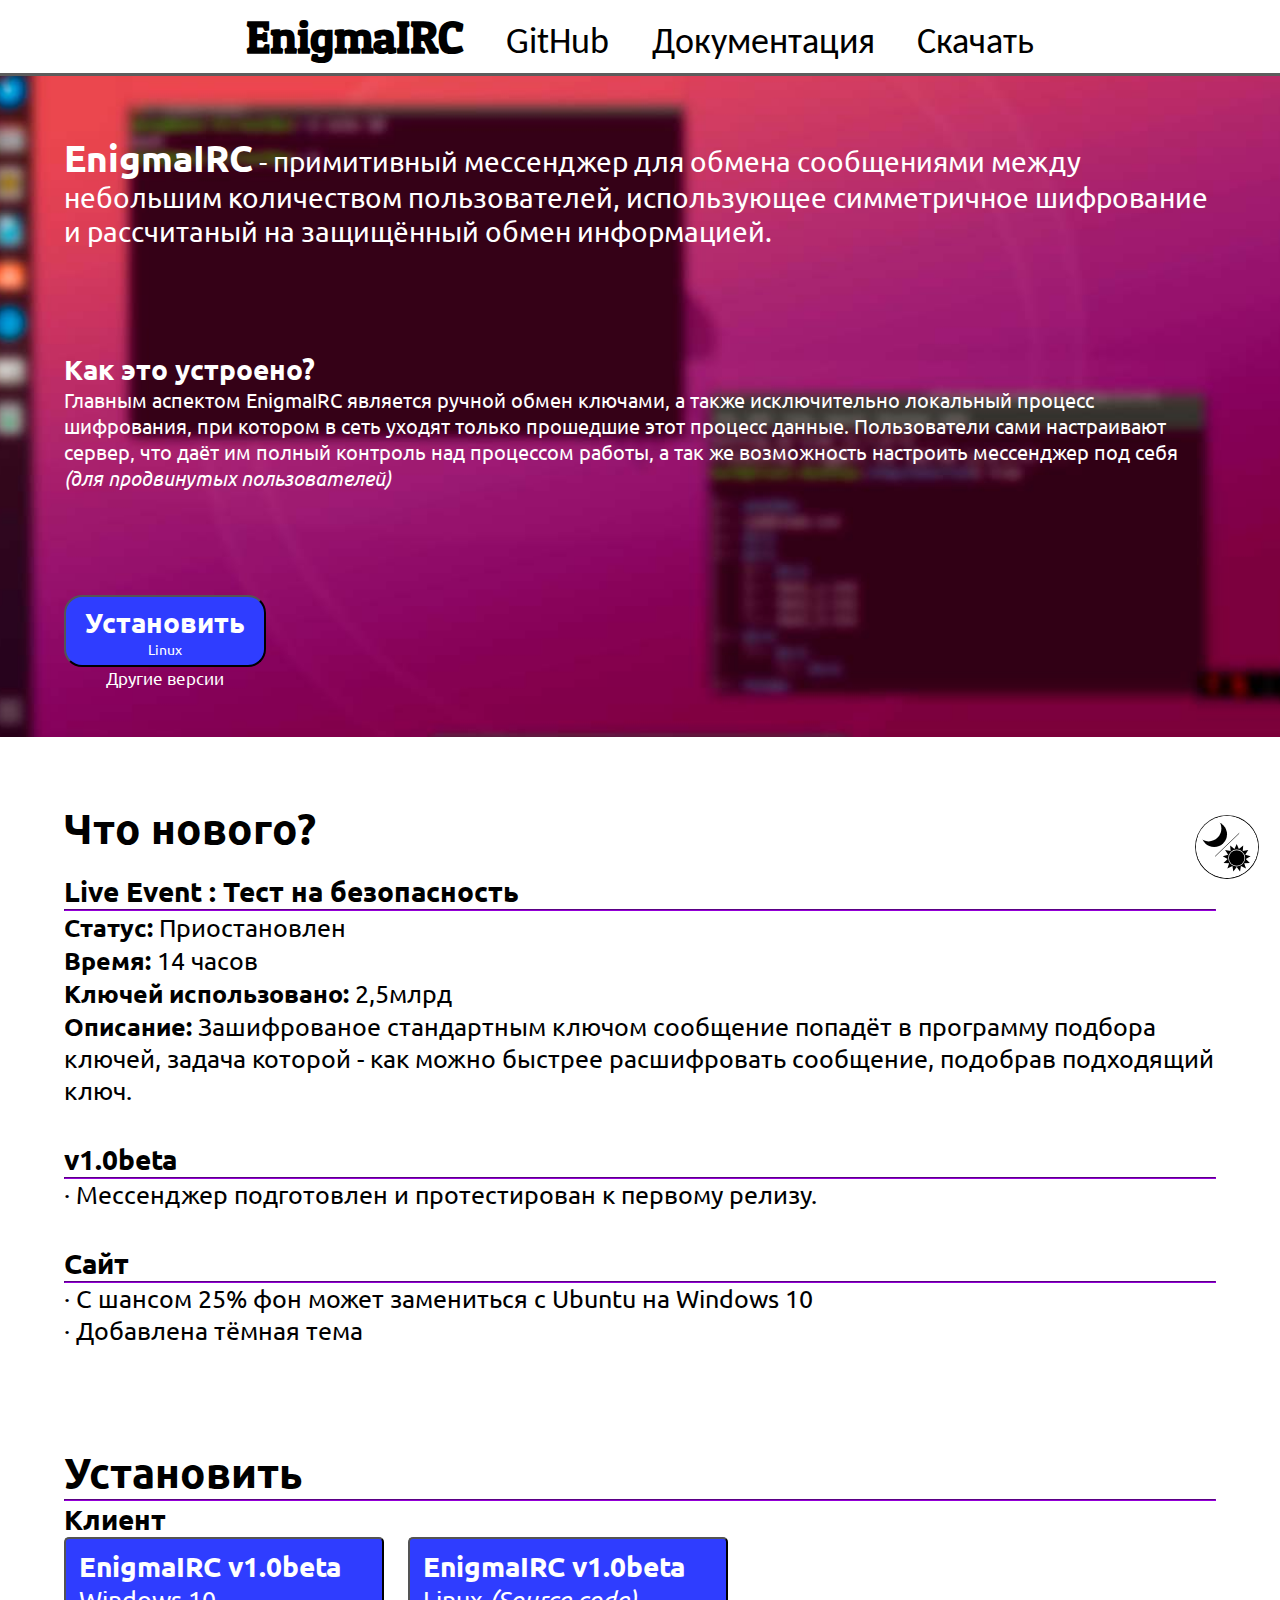
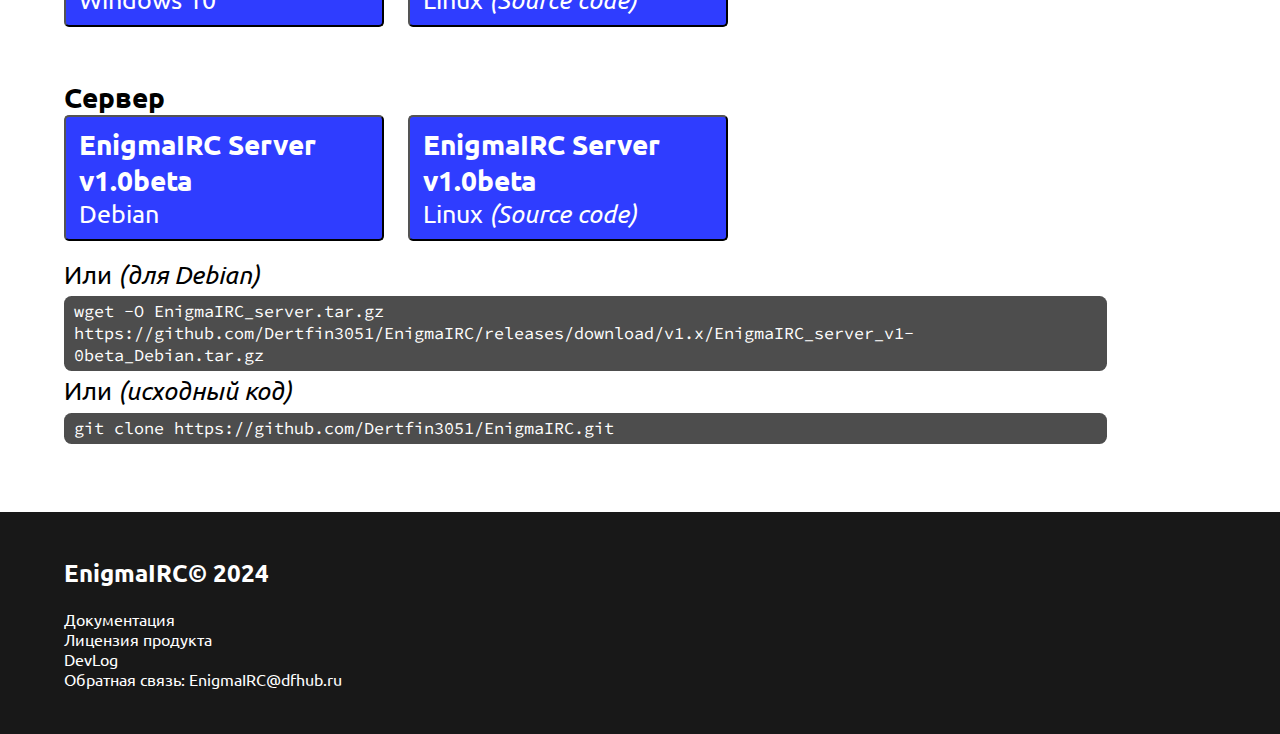
<file: index.html>
<!DOCTYPE html>
<html lang="en">
<head>
    <meta charset="UTF-8">
    <meta name="viewport" content="width=device-width, initial-scale=1.0">
    <meta name="keywords" content="enigma, enigmairc, enigma chat, enigmairc chat, EnigmaIRC, ЭнигмаИРЦ, Энигма чат">
    <meta name="description" content="EnigmaIRC - защищённый чат с симметричным шифрованием">
    <link rel="stylesheet" href="css/style.css" id="main_theme">
    <link rel="stylesheet" href="css/font.css">
    <link rel="stylesheet" href="css/scroll.css">

    <link rel="shortcut icon" href="icons/white-site-icon.ico" />
    <link rel="favicon" href="icons/white-site-icon.ico" />

    <title>EnigmaIRC</title>
</head>
<body style="overflow-x:hidden;" onload="checkAuto();">
    <script src="js/theme.js"></script>
    <script src="js/download.js"></script>
    <script src="js/maintenance.js"></script>
    <header>

        <a class="logo"><h1>EnigmaIRC</h1></a>
        <nav>
            <ul class="nav">
                <li><a href="https://github.com/Dertfin3051/EnigmaIRC" target="_blank" title="Переход на репозиторий проекта в GitHub">GitHub</a></li>
                <li><a href="https://github.com/Dertfin3051/EnigmaIRC/blob/master/README.md">Документация</a></li>
                <li><a href="#download_title">Скачать</a></li>
            </ul> 
        </nav>
            
    </header>
    <main>
    <div class="container" id="container-1">
        <article>
            <p class="b1"><b>EnigmaIRC</b></p> - примитивный мессенджер для обмена сообщениями между небольшим количеством пользователей, использующее симметричное шифрование и рассчитаный на защищённый обмен информацией.
        </article>
        
        <br><br><br>
        <article>
        <b>Как это устроено?</b><br>
        <p class="b2">
            Главным аспектом EnigmaIRC является ручной обмен ключами, а также исключительно локальный процесс шифрования, при котором в сеть уходят только прошедшие этот процесс данные.
Пользователи сами настраивают сервер, что даёт им полный контроль над процессом работы, а так же возможность настроить мессенджер под себя <i>(для продвинутых пользователей)</i>
    </p>
        </article>
        <br><br><br>
        <div class="auto-download-box">
            <button class="auto-download" id="auto-download" onclick="dAuto();">
                <b>Установить</b><br>
                <p class="small-btn-text" id="small-btn-text">a</p>
            </button>
            
            <br>
            <a href="#download_title">
                <p class="other-versions-text">Другие версии</p>
            </a>
        </div>
    </div>
    <script src="js/random_bg.js"></script>
    <div class="container" id="container-2">
        <h2 class="what-new">Что нового?</h2>

        <h3>Live Event : Тест на безопасность</h3>
        <hr>
        <p title="Тестирование проходит с перерывами. В среднем тестирование проходит 4 часа/день"><b>Статус: </b>Приостановлен</p>
        <p title="50'855 секунд. Время, затраченное на перебор ключей шифрования."><b>Время: </b>14 часов</p>
        <p title="2'552'024'880 ключей использовано"><b>Ключей использовано: </b>2,5млрд</p>
        <p><b>Описание: </b>Зашифрованое стандартным ключом сообщение попадёт в программу подбора ключей, задача которой - как можно быстрее расшифровать сообщение, подобрав подходящий ключ.</p>
        <br>

        <h3>v1.0beta</h3>
        <hr>
        <p>· Мессенджер подготовлен и протестирован к первому релизу.</p>
        <br>

        <h3>Сайт</h3>
        <hr>
        <p>· С шансом 25% фон может замениться с Ubuntu на Windows 10</p>
        <p>· Добавлена тёмная тема</p><br>
    </div>
    </main>
    <div class="container" id="container-3">
        <h2 id="download_title">Установить</h2>
        <hr>
        <h3>Клиент</h3>
        <button class="download_button" onclick="dWindows();">
            <b>EnigmaIRC v1.0beta</b>
            <p class="small-btn-text">Windows 10</p>
        </button>
        <button class="download_button" onclick="dLinux();">
            <b>EnigmaIRC v1.0beta</b>
            <p class="small-btn-text">Linux <i>(Source code)</i></p>
        </button>
        <br>
        <br>
        <h3>Сервер</h3>
        <button class="download_button" onclick="dServerDebian();">
            <b>EnigmaIRC Server v1.0beta</b>
            <p class="small-btn-text">Debian</p>
        </button>
        <button class="download_button" onclick="dServerSource();">
            <b>EnigmaIRC Server v1.0beta</b>
            <p class="small-btn-text">Linux <i>(Source code)</i></p>
        </button>
        <p>Или <i>(для Debian)</i></p>
        <p class="code">wget -O EnigmaIRC_server.tar.gz https://github.com/Dertfin3051/EnigmaIRC/releases/download/v1.x/EnigmaIRC_server_v1-0beta_Debian.tar.gz</p>
        <p>Или <i>(исходный код)</i></p>
        <p class="code">git clone https://github.com/Dertfin3051/EnigmaIRC.git</p>
    </div>
    <footer>
        <h2>EnigmaIRC© 2024</h2><br>
        <a href="https://github.com/Dertfin3051/EnigmaIRC/blob/master/README.md"><p>Документация</p></a>
        <a href="https://github.com/Dertfin3051/EnigmaIRC/blob/master/LICENSE.md"><p>Лицензия продукта</p></a>
        <a href="devlog.html"><p>DevLog</p></a>
        <p>Обратная связь: EnigmaIRC@dfhub.ru</p>
        
    </footer>

    <a onclick="switchTheme()"><div class="theme-switch"></div></a>

    
    
</body>
</html>
</file>
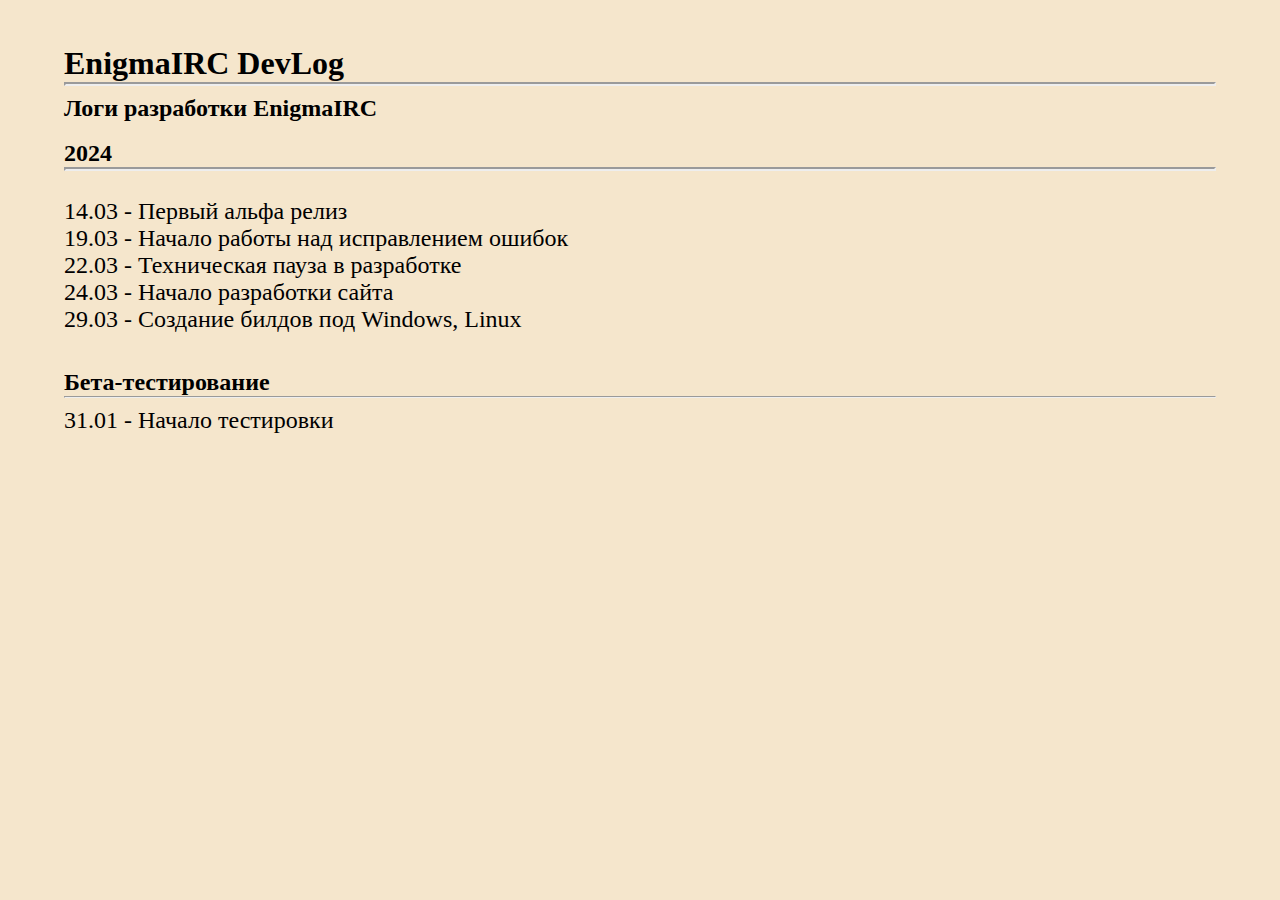
<file: devlog.html>
<!DOCTYPE html>
<html lang="en">
<head>
    <meta charset="UTF-8">
    <meta name="viewport" content="width=device-width, initial-scale=1.0">
    <title>EnigmaIRC DevLog</title>
    <meta name="description" content="Логи разработки EnigmaIRC">
    <meta name="keywords" content="enigma, enigmairc, enigma chat, enigmairc chat, EnigmaIRC, ЭнигмаИРЦ, Энигма чат, devlog, девлог">
    <link rel="stylesheet" href="css/devlog.css">
</head>
<body>
    <h1>EnigmaIRC DevLog</h1>
    <hr class="bold_hr">
    <h2>Логи разработки EnigmaIRC</h2>
    <br>
    <h2>2024</h2>
    <hr class="bold_hr">
    <br>
    <p>
        14.03 - Первый альфа релиз<br>
        19.03 - Начало работы над исправлением ошибок<br>
        22.03 - Техническая пауза в разработке<br>
        24.03 - Начало разработки сайта<br>
        29.03 - Создание билдов под Windows, Linux<br>
    </p>
    <br><br>
    <h2>Бета-тестирование</h2>
    <hr>
    <p>
        31.01 - Начало тестировки
    </p>
    
</body>
</html>
</file>
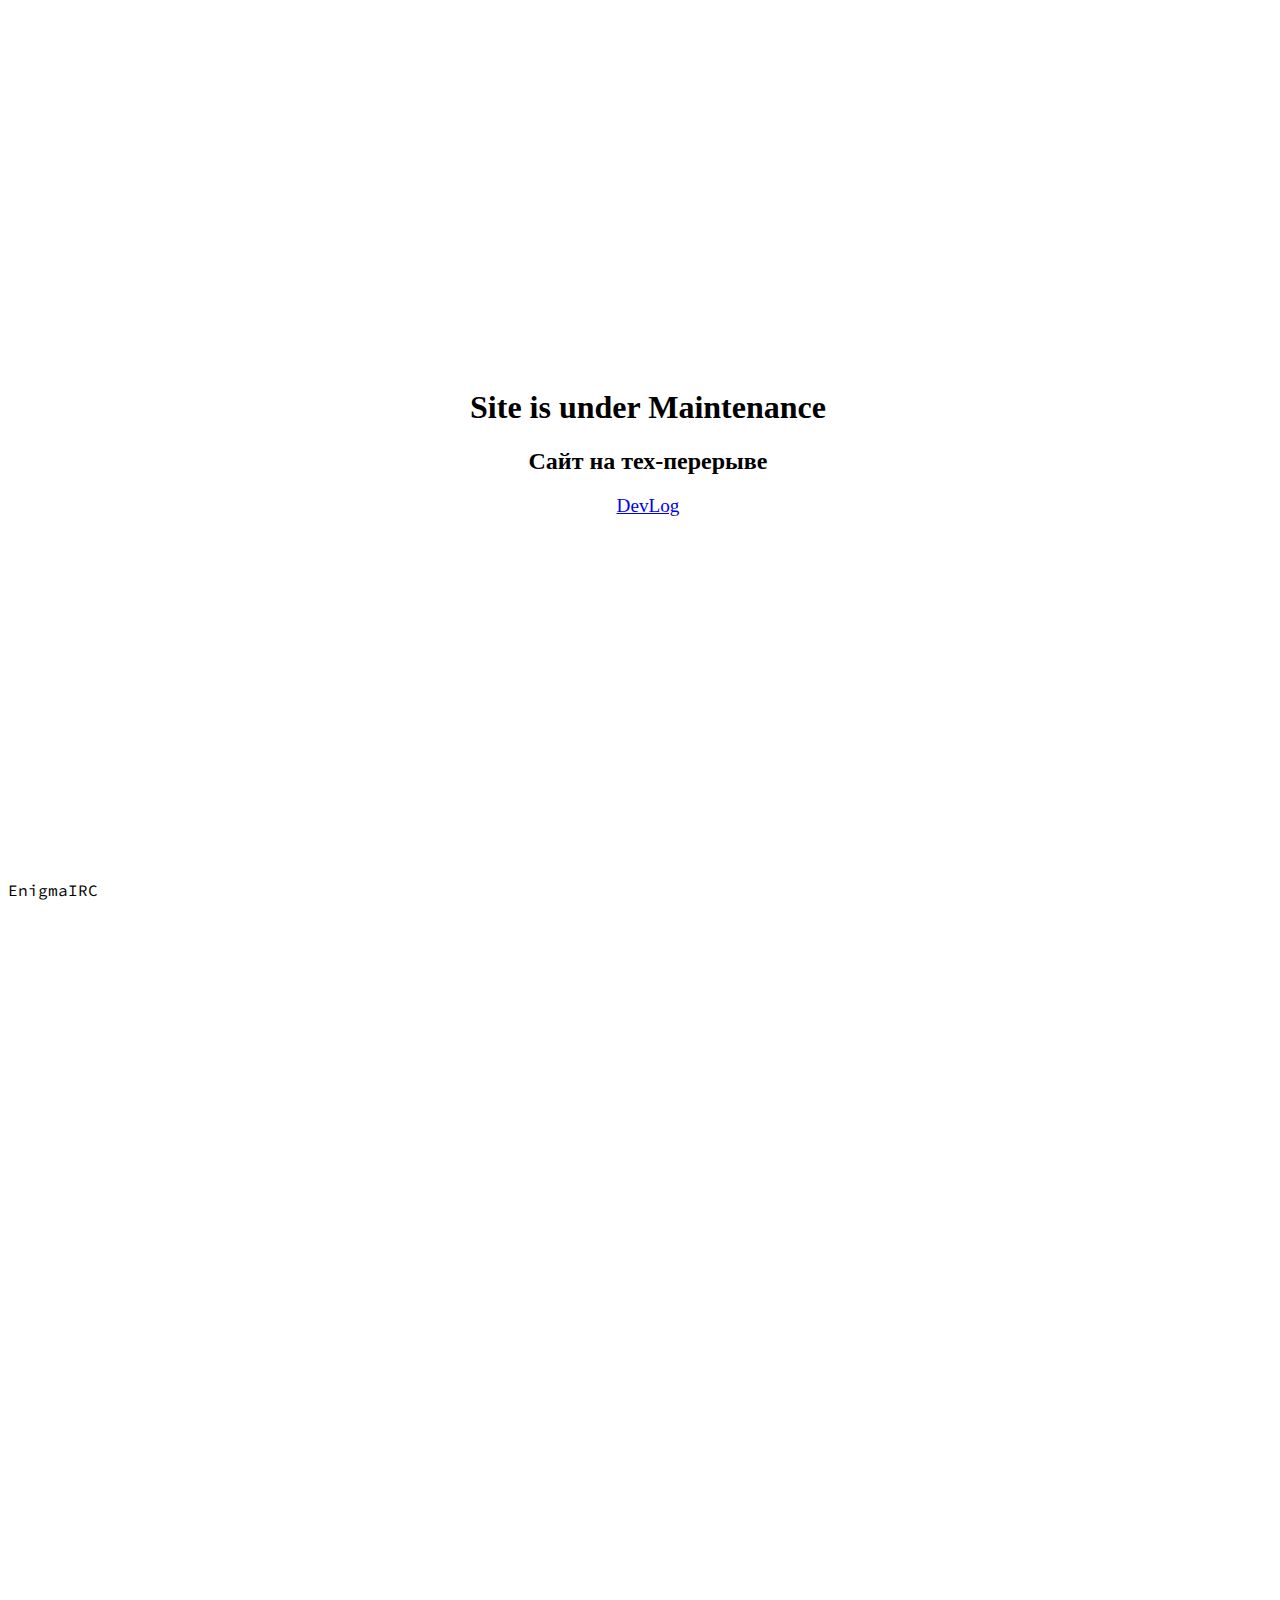
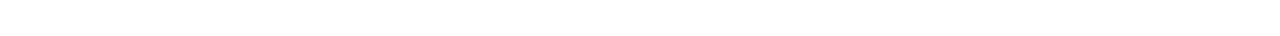
<file: maintenance.html>
<!DOCTYPE html>
<html lang="en">
<head>
    <meta charset="UTF-8">
    <meta name="viewport" content="width=device-width, initial-scale=1.0">
    <title>EnigmaIRC Maintenance</title>
    <style>
        @import url('https://fonts.googleapis.com/css2?family=Source+Code+Pro:ital,wght@0,200..900;1,200..900&display=swap');
        body{
            width: 100vw;
            height: 100vh;
            text-align: center;
            vertical-align: middle;
            padding: 40vh 0vw 40vh 0vw;
            overflow-x: hidden;
            overflow-y: hidden;
        }

        div {
            display: block;
        }

        p {
            margin: 0px;
            padding: 0px;
            position: absolute;
            bottom: 0px;
            font-family: 'Source Code Pro';
        }

        a {
            font-size: 1.2em;
        }

    </style>
</head>
<body>
    <div>
        <h1>Site is under Maintenance</h1>
        <h2>Сайт на тех-перерыве</h2>
        <a href="devlog.html">DevLog</a>
        <p>EnigmaIRC</p>
    </div>
</body>
</html>
</file>
<file: css/style.css>
@import url('https://fonts.googleapis.com/css2?family=Carlito:ital,wght@0,400;0,700;1,400;1,700&display=swap');
@import url('https://fonts.googleapis.com/css2?family=Ubuntu:ital,wght@0,300;0,400;0,500;0,700;1,300;1,400;1,500;1,700&display=swap');
@import url('https://fonts.googleapis.com/css2?family=Source+Code+Pro:ital,wght@0,200..900;1,200..900&display=swap');

* {
    margin: 0;
    padding: 0;
}

:root {
    --bg-color: white;
    --header-color: white;
    --footer-color: rgb(24, 24, 24);
    --text-color: black;
    --another-text-color: white;
    --big-text-scale: 1.75em;
    --button-text-scale: 1em;
    --normal-text-scale: 0.9em;
}

a {
    text-decoration: none;
}

a:visited {
    color: var(--text-color);
}

a p{
    text-decoration: none;
}

a:-webkit-any-link{
    color: var(--text-color);
}


body {
    background-color: var(--bg-color);
    overflow-x: hidden;
}

header {
    width: 100vw;
    height: max-content;
    background-color: var(--header-color);
    padding: 1vh 0px 1vh 0px;
    vertical-align: middle;
    border-style: solid;
    border-color: rgba(47, 47, 47, 0.785);
    border-width: 0px 0px 3px 0px;
    text-align: center;
    position: fixed;
    overflow-x: hidden;
}

header .logo h1{
    font-family: "PatuaOne", sans-serif;
    font-size: 5vh;
    display: inline;
    margin-right: 3vw;
    transition: 0.6s;
}

header .logo h1:hover{
    font-size: 5.2vh;
}

header .nav {
    list-style: none;
}

header nav {
    display: inline-block;
}

header .nav li {
    display: inline-block;
    font-size: 4vh;
    font-family: "Carlito";
    margin-right: 3vw;
    transition: 0.6s;
}

header .nav li:hover{
    font-size: 4.2vh;
}

header .nav li:last-child {
    margin-right: 0vw;
}

.container{
    background-position: center;
    background-size: cover;
    min-height:auto;
    height: max-content;
    width: 100vw;
    padding: 30px;
}

#container-1 {
    background-image: url("../images/bg_light.jpg");
    padding: 15vh 5vw 5vh 5vw;
    color: var(--another-text-color);
    font-size: var(--big-text-scale);
    font-family: 'Ubuntu';
    width: 90vw;
    overflow-x: hidden;
}
#container-2 {
    background-color: var(--bg-color);
    padding: 5vw;
    color: var(--text-color);
    font-size: var(--big-text-scale);
    font-family: 'Ubuntu';
    width: 90vw;
    overflow-x: hidden;
}

#container-3 {
    padding: 5vw;
    color: var(--text-color);
    font-size: var(--big-text-scale);
    font-family: 'Ubuntu';
    width: 90vw;
    overflow-x: hidden;
    padding-top:0;
}

h2 {
    font-size: 1.5em;
}

h3 {
    font-size: 1em;
}

hr {
    border-color: rgb(148, 0, 216);
}

.what-new {
    margin-bottom: 2vh;
}

#container-2 p {
    font-size: var(--normal-text-scale);
}

#container-3 p {
    font-size: var(--normal-text-scale);
}

.code {
    display: inline-block;
    border-radius: 7.5px;
    background-color: rgb(77, 77, 77);
    padding: 0.5vh 0.75vw 0.5vh 0.75vw;
    color: white;
    margin: 0.5vh 0vw 0.5vh 0vw;
    font-family: 'Source Code Pro', sans-serif;
    width: 80vw;
    word-wrap: break-word;
}

#container-3 .code{
    font-size: 0.6em;
}

.b1 {
    display: inline-block;
    font-size: var(--big-text-scale);
    font-size: calc(var(--big-text-scale) * 0.75);
}

.b2 {
    display: inline-block;
    font-size: var(--big-text-scale);
    font-size: calc(var(--big-text-scale) * 0.4);
}

button {
    font-size: var(--button-text-scale);
    width: 15vw;
    border-radius: 2vh;
    background-color: rgb(47, 61, 255);
    color: var(--another-text-color);
    font-family: 'Ubuntu';
    height: 8vh;
    cursor: pointer;
    transition: 0.7s;
}

button:hover {
    background-color: rgb(18, 34, 255);
}
.auto-download-box{
    width: max-content;
    height: max-content;
    text-align: center;
    display: inline-block;
    margin-right: 1vw;
}

.download_button {
    width: 25vw;
    height: max-content;
    text-align: left;
    padding: 1vh 1vw;
    border-radius: 5px;
    margin-right: 2vh;
    margin-bottom: 2vh;
}

.auto-download {
    padding: 0vh 1.5vw 0vh 1.5vw;
    height: 8vh;
    width: max-content;
    display: inline-block;
}

.small-btn-text{
    font-size: calc(var(--button-text-scale) * 0.5);
}

.other-versions-text{
    font-size: calc(var(--button-text-scale) * 0.6);
    color: var(--another-text-color);
}


footer{
    position: static;
    height: max-content;
    background-color: var(--footer-color);
    padding: 5vh 5vw 5vh 5vw;
    color: var(--another-text-color);
    font-family: 'Ubuntu';
    overflow-x: hidden;
}

footer a:-webkit-any-link{
    color: var(--another-text-color);
}

.theme-switch {
    position: fixed;
    width: 80px;
    height: 80px;
    bottom: 1vw;
    right: 1vw;
    background-image: url("../images/dark_mode.svg");
    background-size:cover;

    transition: 1s;
}

@media (max-width: 1024px){
    .auto-download {
        padding: 0vh 2vw 0vh 2vw;
        height: 10vh;
    }
}

@media (max-width: 768px){
    .auto-download {
        padding: 0.5vh 2vw 0.5vh 2vw;
        height: max-content;
    }

    .download_button {
        width: 50vw;
        height: max-content;
        text-align: left;
        padding: 1vh 1vw;
        border-radius: 5px;
        margin-right: 2vh;
        margin-bottom: 2vh;
    }

    #container-1 {
        padding: 15vh 5vw 5vh 5vw;
        width: 90vw;
        overflow-x: hidden;
    }

    header .logo h1{
        font-family: "PatuaOne", sans-serif;
        font-size: 4vh;
        display: block;
        margin-right: 3vw;
        transition: 0.6s;
    }
    
    header .logo h1:hover{
        font-size: 4vh;
    }

    header .nav li {
        display: inline-block;
        font-size: 3vh;
        font-family: "Carlito";
        margin-right: 3vw;
        transition: 0.6s;
    }
    
    header .nav li:hover{
        font-size: 3.2vh;
    }

    :root {
        --big-text-scale: 2em;
    }

    .small-btn-text {
        font-size: calc(var(--button-text-scale)* 0.6);
    }
}

@media (max-width: 420px){
    .auto-download {
        padding: 0.5vh 2vw 0.5vh 2vw;
        height: max-content;
    }

    .download_button {
        width: 80vw;
        height: max-content;
        text-align: left;
        padding: 1vh 1vw;
        border-radius: 5px;
        margin-right: 2vh;
        margin-bottom: 2vh;
    }

    #container-1 {
        padding: 15vh 5vw 5vh 5vw;
        width: 90vw;
        overflow-x: hidden;
    }

    header .logo h1{
        font-family: "PatuaOne", sans-serif;
        font-size: 4vh;
        display: block;
        margin-right: 3vw;
        transition: 0.6s;
    }
    
    header .logo h1:hover{
        font-size: 4vh;
    }

    header .nav li {
        display: inline-block;
        font-size: 3vh;
        font-family: "Carlito";
        margin-right: 3vw;
        transition: 0.6s;
    }
    
    header .nav li:hover{
        font-size: 3.2vh;
    }

    :root {
        --big-text-scale: 1.75em;
        --button-text-scale: 0.9em;
    }

    .small-btn-text {
        font-size: calc(var(--button-text-scale)* 0.75);
    }

    .b1 {
        font-size: calc(var(--big-text-scale)* 0.6);
    }

    .other-versions-text {
        margin-top: 0.5vh;
        font-size: calc(var(--button-text-scale)* 0.7);
    }
}
</file>
<file: css/font.css>
@font-face {
    font-family: "PatuaOne";
    src: url("../fonts/PatuaOne-Regular.ttf");
    font-weight: 400;
    font-style: normal;
}
</file>
<file: css/scroll.css>
::-webkit-scrollbar{
    width: 0.6vw;
    background-color: rgb(214, 214, 214);
}


::-webkit-scrollbar-thumb{
    background-color: rgb(184, 184, 184);
    border-radius: 15px;
}

html{
    scroll-behavior: smooth;
}
</file>
<file: css/devlog.css>
* {
    margin: 0;
    padding: 0;
}

body{
    background-color: rgb(245, 230, 204);
    padding: 5vh 5vw 5vh 5vw;
    width: 90vw;
    word-wrap: break-word;
}

hr {
    color: blueviolet;
    border-width: 1px;
    margin-bottom: 1vh;
}

.bold_hr{
    border-width: 2px;
}

p {
    font-size: 1.5em;
}
</file>
